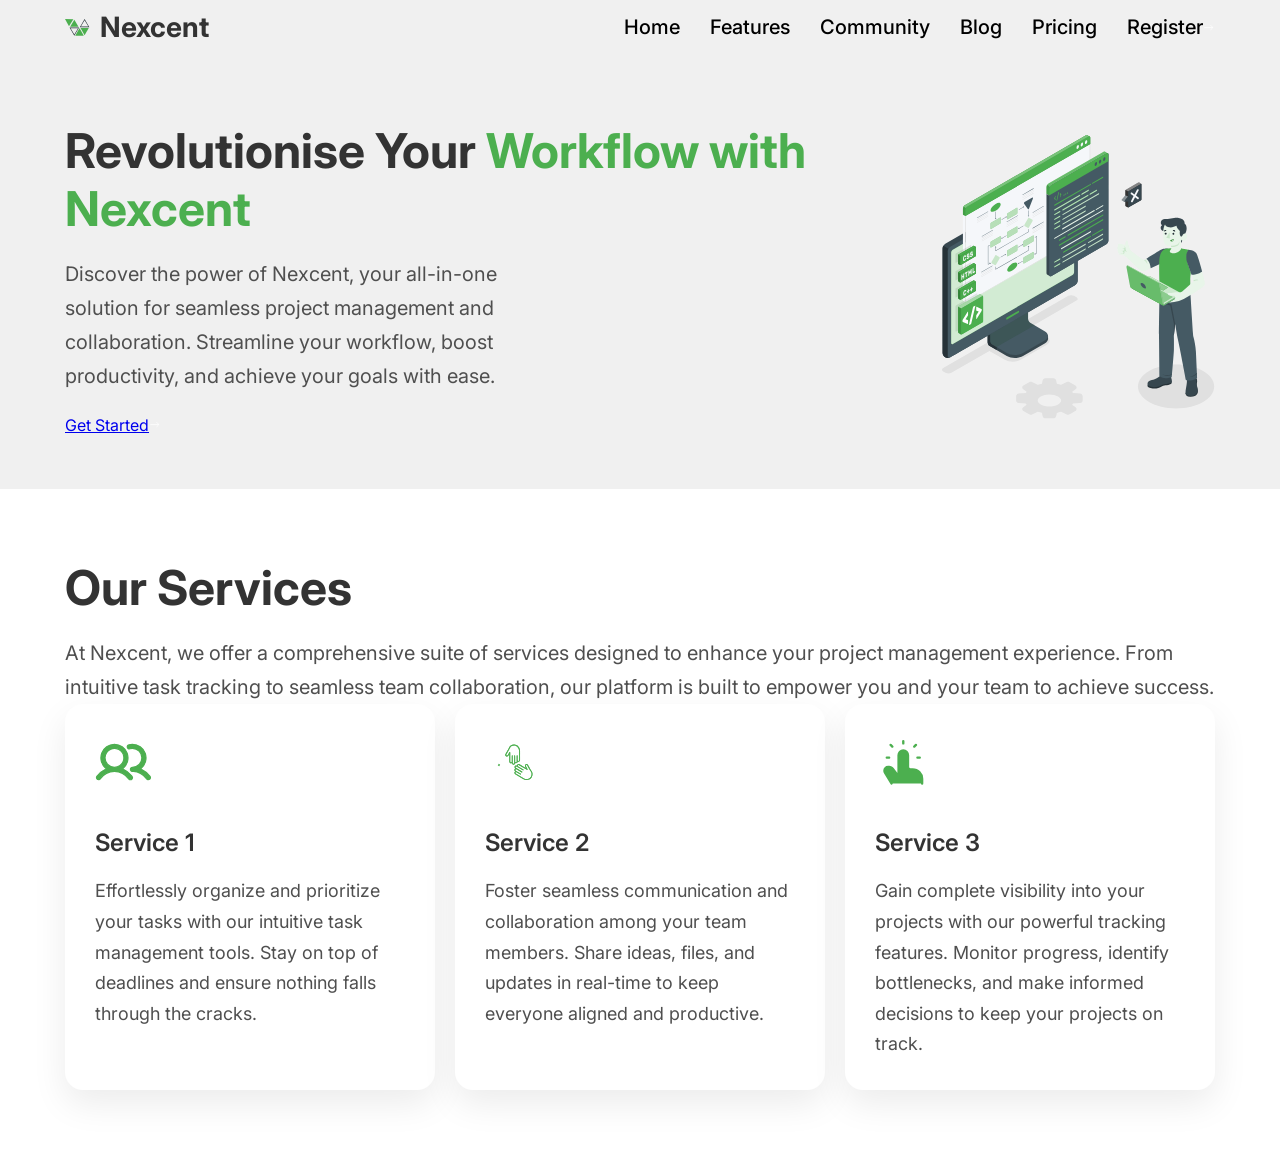
<file: index.html>
<!DOCTYPE html>
<html lang="en">
<head>
    <meta charset="UTF-8">
    <meta name="viewport" content="width=device-width, initial-scale=1.0">
    <title>Document</title>
    <link rel="stylesheet" href="style.css">
    <link rel="preconnect" href="https://fonts.googleapis.com">
<link rel="preconnect" href="https://fonts.gstatic.com" crossorigin>
<link href="https://fonts.googleapis.com/css2?family=Inter:ital,opsz,wght@0,14..32,100..900;1,14..32,100..900&display=swap" rel="stylesheet">
</head>
<body>
<header>
    <div class="container">
        <div class = "header-wrapper">
            <div class = "logo">
                <img src = "./assets/Logo.svg" alt = "Logo">
                <h1>Nexcent</h1>
            </div>
            <nav>
                <a href="#">Home</a>
                <a href="#">Features</a>
                <a href="#">Community</a>
                <a href="#">Blog</a>
                <a href="#">Pricing</a>
                <a href="#" class="btn btn-nav">Register<span><img src="./assets/Right.svg" alt="Arrow"></span></a>
            </nav>
        </div>
    </div>
</header>
<section class="hero">
    <div class="container">
        <div class="hero-content">
            <div class = "left">
            <h1>Revolutionise Your <span>Workflow with Nexcent</span></h1>
            <p>Discover the power of Nexcent, your all-in-one solution for seamless project management and collaboration. Streamline your workflow, boost productivity, and achieve your goals with ease.</p>
            <a href="#" class="btn btn-hero">Get Started<span><img src="./assets/Right.svg" alt="Arrow"></span></a>
        </div>
        <div class = "right">
            <img src = "./assets/Hero.svg" alt = "Hero Image">
        </div>
        </div>
    </div>
</section>

<section class="services">
    <div class="container services-container">
        <div class="ser-left">
        <h2>Our Services</h2>
        <p>At Nexcent, we offer a comprehensive suite of services designed to enhance your project management experience. From intuitive task tracking to seamless team collaboration, our platform is built to empower you and your team to achieve success.</p>
    </div>
    <div class = "ser-right">
        <div class = "service-card">
            <img src = "./assets/G1.svg" alt = "Service 1">
            <h3>Service 1</h3>
            <p>Effortlessly organize and prioritize your tasks with our intuitive task management tools. Stay on top of deadlines and ensure nothing falls through the cracks.</p>
        </div>
        <div class = "service-card">
            <img src = "./assets/G2.svg" alt = "Service 2">
            <h3>Service 2</h3>
            <p>Foster seamless communication and collaboration among your team members. Share ideas, files, and updates in real-time to keep everyone aligned and productive.</p>
        </div>
        <div class = "service-card">
            <img src = "./assets/G3.svg" alt = "Service 3">
            <h3>Service 3</h3>
            <p>Gain complete visibility into your projects with our powerful tracking features. Monitor progress, identify bottlenecks, and make informed decisions to keep your projects on track.</p>
        </div>
    </div>
    </div>
</section>
</body>
</html>
</file>
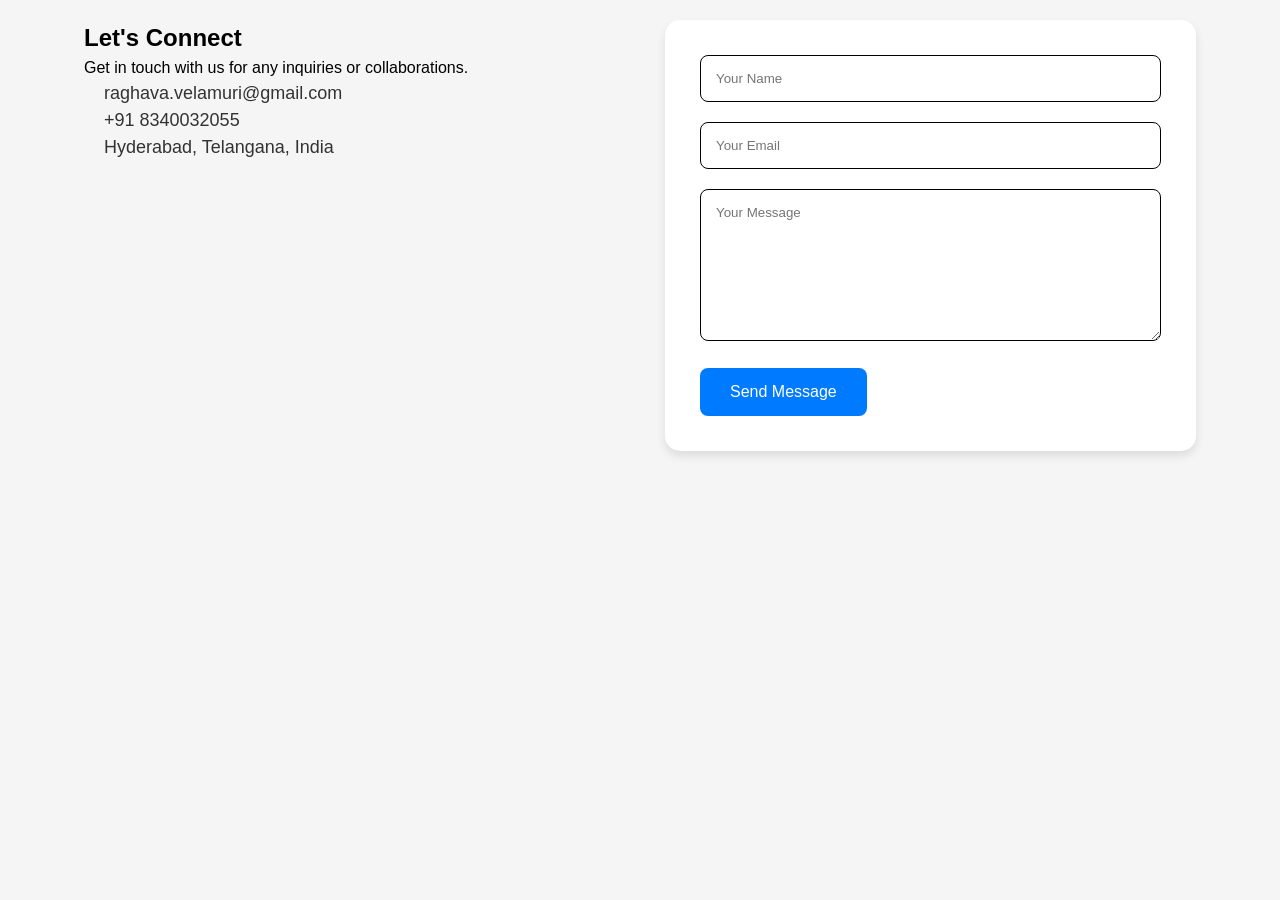
<file: connect/index.html>
<!DOCTYPE html>
<html lang="en">
<head>
    <meta charset="UTF-8">
    <meta name="viewport" content="width=device-width, initial-scale=1.0">
    <title>My Portfolio</title>
    <link rel="stylesheet" href="style.css">
</head>
<body>
    <section class="contact">
        <div class="container contact-grid">
            <div class="contact-info">
                <h2>Let's Connect</h2>
                <p>Get in touch with us for any inquiries or collaborations.</p>
                <div class="contact-item">
                    <i class="fas-fa-envelope"></i>
                    <span>raghava.velamuri@gmail.com</span>
                </div>
                <div class="contact-item">
                    <i class="fas-fa-phone"></i>
                    <span>+91 8340032055</span>
                </div>
                <div class="contact-item">
                    <i class="fas-fa-map-marker"></i>
                    <span>Hyderabad, Telangana, India</span>
                </div>
            </div>
            <form class="Contact-form">
                <input type="text" placeholder="Your Name" required>
                <input type="email" placeholder="Your Email" required>
                <textarea rows="8" placeholder="Your Message" required></textarea>
                <button type="submit">Send Message</button>
            </form>
        </div>
    </section>
</body>
</html>
</file>
<file: style.css>
* {
    margin: 0;
    padding: 0;
    box-sizing: border-box;
    font-family: "Inter", sans-serif;
}

body {
    line-height: 1.6;
    color: #333;
}

header {
    background-color: #f0f0f0;
    height: 4.5rem;
}

.container {
    max-width: 1200px;
    margin: 0 auto;
    padding: 0 25px;
}

.header-wrapper {
    display: flex;
    justify-content: space-between;
    align-items: center;
    padding: 5px 0;
}

.logo {
    display: flex;
    align-items: center;
    gap: 10px;
}

.logo h1 {
    font-size: 28px;
    font-weight: 700;
}

nav {
    display: flex;
    align-items: center;
    gap: 30px;
}

nav a {
    text-decoration: none;
    color: black;
    font-size: 20px;
    font-weight: 500;
    transition: color 0.3s ease;
}

nav a:hover {
    color: #4caf4f;
}

nav button {
    background-color: #4caf4f;
    border: none;
    cursor: pointer;
    border-radius: 2.7px;
    height: 32px;
    width: 130px;
    line-height: 16px;
    font-weight: 500;
    font-size: 18px;
    color: white;
    display: flex;
    align-items: center;
    justify-content: center;
    gap: 8px;
    transition: background-color 0.3s ease;
}

nav button:hover {
    background-color: #45a049;
}

nav button img {
    width: 16px;
    height: 16px;
}

.hero {
    background-color: #f0f0f0;
    padding: 50px 0;
}

.hero-content {
    display: flex;
    justify-content: space-between;
    align-items: center;
    gap: 40px;
}

.left {
    flex: 1;
    display: flex;
    flex-direction: column;
    gap: 20px;
}

.left h1 {
    font-size: 48px;
    font-weight: 700;
    line-height: 1.2;
}

.left h1 span {
    color: #4caf4f;
}

.left p {
    font-size: 20px;
    font-weight: 400;
    color: #4f4f4f;
    line-height: 1.7;
    max-width: 500px;
}

.left button {
    background-color: #4caf4f;
    border: none;
    cursor: pointer;
    border-radius: 2.7px;
    height: 36px;
    width: 140px;
    line-height: 16px;
    font-weight: 500;
    font-size: 20px;
    color: white;
    display: flex;
    align-items: center;
    justify-content: center;
    gap: 8px;
    transition: background-color 0.3s ease;
    align-self: flex-start;
}

.left button:hover {
    background-color: #45a049;
}

.left button img {
    width: 16px;
    height: 16px;
}

.right img {
    max-width: 100%;
    height: auto;
}

.services {
    display: flex;
    gap: 40px;
    padding: 70px 0;
}

.ser-left {
    flex: 1;
    display: flex;
    flex-direction: column;
    gap: 20px;
}

.ser-left h2 {
    font-size: 48px;
    font-weight: 700;
    line-height: 1.2;
}

.ser-left p {
    font-size: 20px;
    font-weight: 400;
    color: #4f4f4f;
    line-height: 1.7;
}

.ser-right {
    flex: 2;
    display: grid;
    grid-template-columns: repeat(auto-fit, minmax(300px, 1fr));
    gap: 20px;
}

.service-card {
    background-color: #ffffff;
    border-radius: 18px;
    padding: 30px;
    box-shadow: 0 14px 35px rgba(0, 0, 0, 0.08);
    transition: transform 0.3s ease, box-shadow 0.3s ease;
}

.service-card:hover {
    transform: translateY(-5px);
    box-shadow: 0 20px 40px rgba(0, 0, 0, 0.12);
}

.service-card img {
    margin-bottom: 22px;
    width: 60px;
    height: 60px;
}

.service-card h3 {
    font-size: 24px;
    margin-bottom: 14px;
    font-weight: 600;
}

.service-card p {
    font-size: 18px;
    line-height: 1.7;
    color: #4f4f4f;
}

/* Responsive Design */
@media (max-width: 768px) {
    .header-wrapper {
        flex-direction: column;
        gap: 15px;
        padding: 10px 0;
    }

    nav {
        flex-wrap: wrap;
        justify-content: center;
        gap: 20px;
    }

    nav a {
        font-size: 18px;
    }

    nav button {
        width: 120px;
        font-size: 16px;
    }

    .hero-content {
        flex-direction: column;
        text-align: center;
        gap: 30px;
    }

    .left h1 {
        font-size: 36px;
    }

    .left p {
        max-width: 100%;
        font-size: 18px;
    }

    .left button {
        align-self: center;
    }

    .services {
        flex-direction: column;
        gap: 30px;
        padding: 50px 0;
    }

    .ser-left h2 {
        font-size: 36px;
        text-align: center;
    }

    .ser-right {
        grid-template-columns: 1fr;
    }

    .service-card {
        padding: 20px;
    }
}

@media (max-width: 480px) {
    .container {
        padding: 0 15px;
    }

    .left h1 {
        font-size: 28px;
    }

    .ser-left h2 {
        font-size: 28px;
    }

    nav {
        gap: 15px;
    }

    nav a {
        font-size: 16px;
    }

    nav button {
        width: 100px;
        height: 28px;
        font-size: 14px;
    }
}
</file>
<file: connect/style.css>
*{
    margin: 0;
    padding: 0;
    box-sizing: border-box;
}

html{
    scroll-behavior: smooth;
}
body{
    font-family: 'Poppins', sans-serif;
    background:whitesmoke;
    line-height: 1.5;
}

.container{
    width: 90%;
    margin: 0 auto;
    max-width: 1920px;
    padding: 20px;
}

.section-title{
    font-size: 2rem;
    margin-bottom: 25px;
}

/* Contact form */

.contact-grid{
    display:grid;
    grid-template-columns: 1fr 1fr;
    gap: 50px;
}

.contact-item{
    font-size:18px;
    color: #333;
    display: flex;
    align-items: center;
    gap: 20px;
}

/* .contact-item i{
    font-size: 1.5rem;
    color: #007BFF;
} */


.Contact-form{
    background: #fff;
    padding: 35px;
    border-radius: 15px;
    box-shadow: 0 5px 10px rgba(0,0,0,0.1);
}

.Contact-form input, .Contact-form textarea{
    width: 100%;
    padding: 15px;
    margin-bottom: 20px;
    border-radius: 8px;
    font-family: 'Poppins', sans-serif;
    border: 1px solid black;
}

.Contact-form button{
    background: #007BFF;
    color: #fff;
    padding: 15px 30px;
    border: none;
    border-radius: 8px;
    cursor: pointer;
    font-size: 16px;
}
</file>
